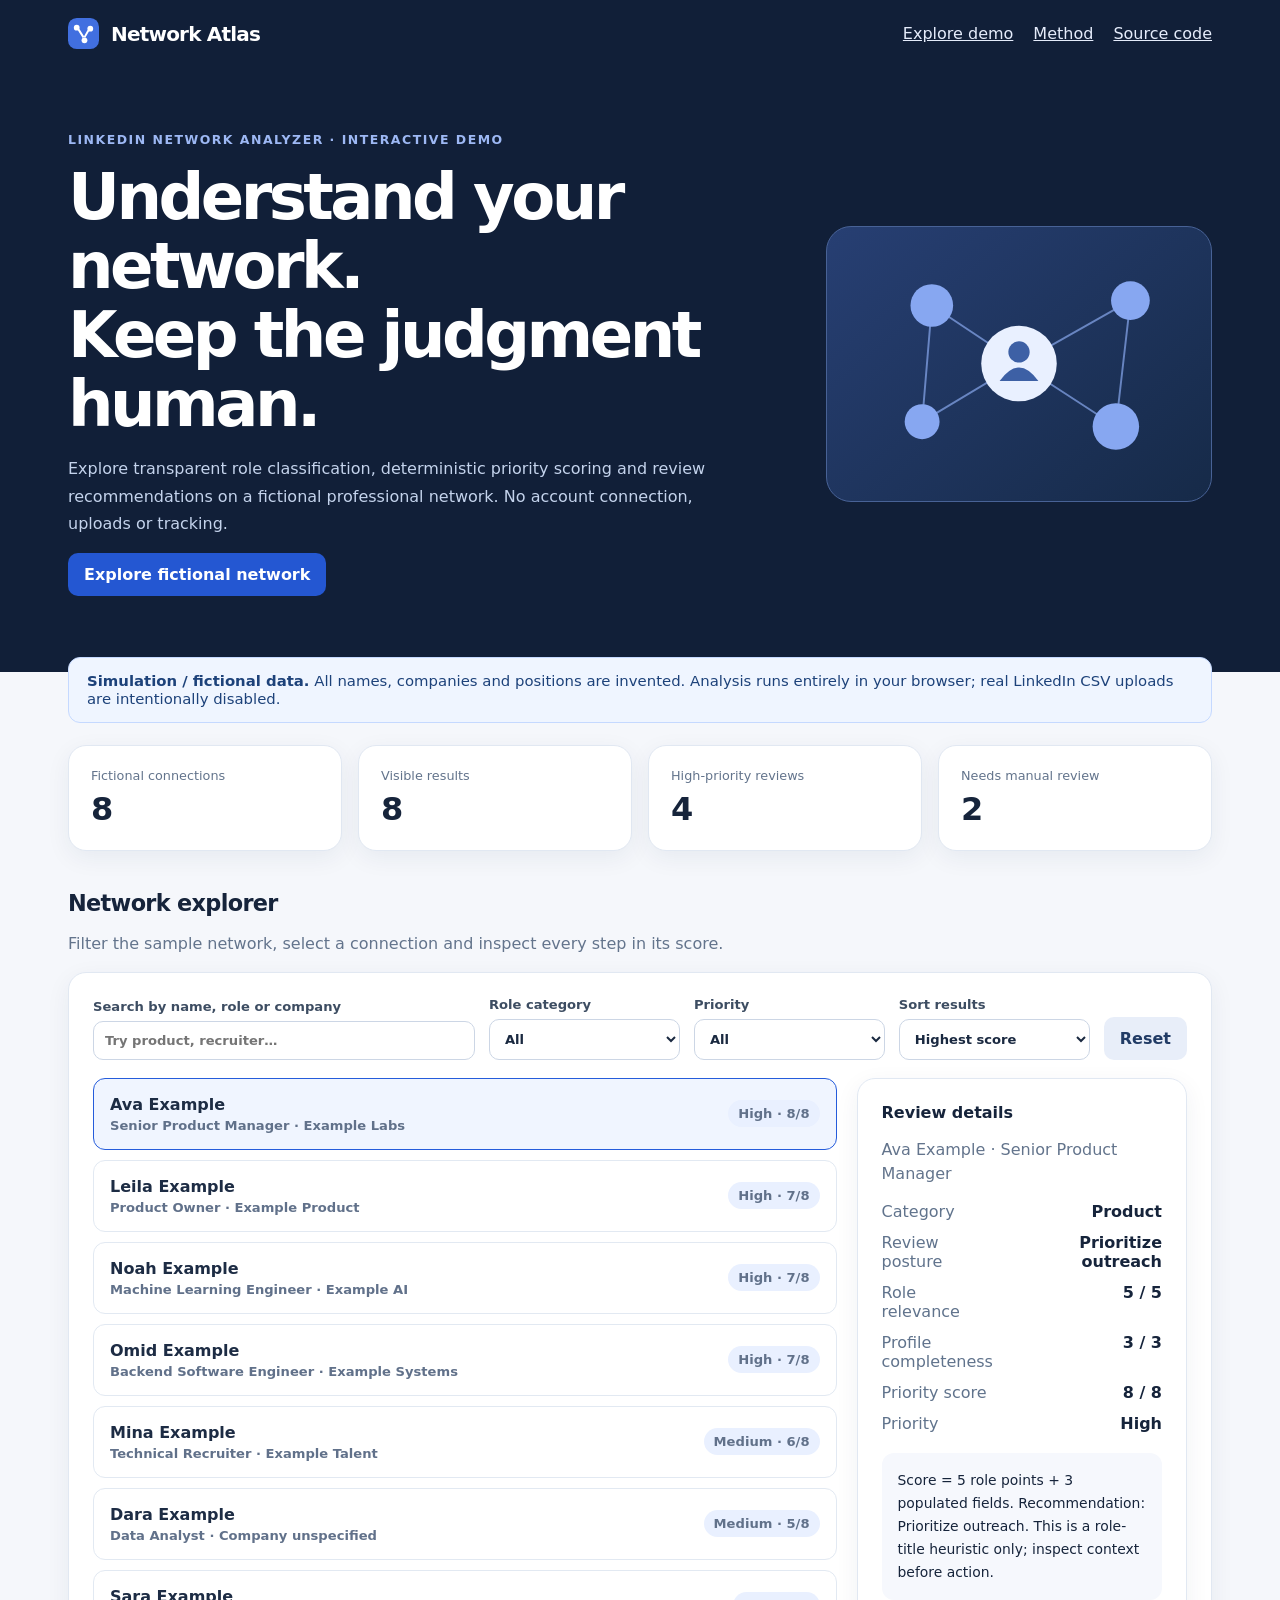
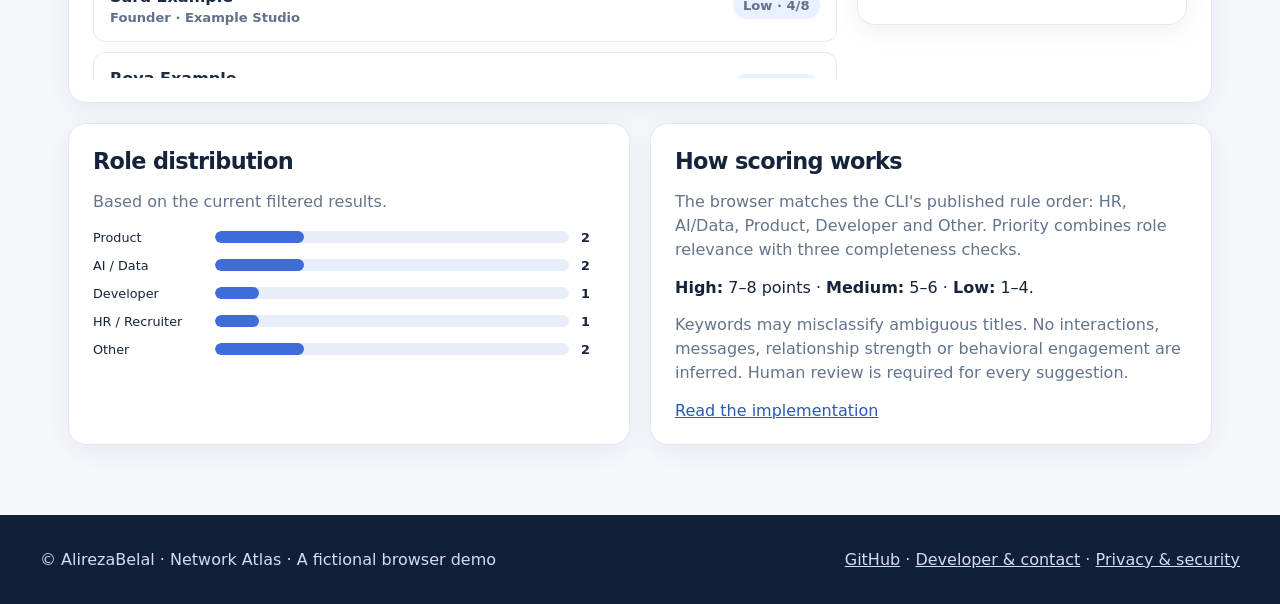
<file: demo/index.html>
<!doctype html>
<html lang="en"><head><meta charset="utf-8"><meta name="viewport" content="width=device-width,initial-scale=1">
<meta name="theme-color" content="#101d34"><meta name="description" content="Explore an explainable, privacy-first professional network analysis using fictional records.">
<title>Network Atlas · LinkedIn Network Analyzer Demo</title><link rel="icon" href="./favicon.svg">
<style>
:root{font-family:Inter,ui-sans-serif,system-ui,-apple-system,"Segoe UI",sans-serif;color:#16243b;background:#f5f7fb;font-synthesis:none}*{box-sizing:border-box}body{margin:0}a{color:#2859b3}a:focus-visible,button:focus-visible,input:focus-visible,select:focus-visible{outline:3px solid #f59e0b;outline-offset:3px}button,input,select{font:inherit}button,select{cursor:pointer}button{border:0;border-radius:10px;padding:12px 16px;background:#2457d2;color:white;font-weight:650}button.secondary{background:#e8eef9;color:#213b65}button:hover{filter:brightness(.95)}header{background:#111f38;color:white}nav{max-width:1200px;margin:auto;padding:18px 28px;display:flex;align-items:center;justify-content:space-between;gap:18px;flex-wrap:wrap}.brand{font-weight:800;letter-spacing:-.04em;font-size:1.25rem;display:flex;align-items:center;gap:12px}nav a{color:#e5ecfb}.navlinks{display:flex;gap:20px;flex-wrap:wrap}.hero{max-width:1200px;margin:auto;padding:65px 28px 76px;display:grid;grid-template-columns:minmax(0,1.3fr) minmax(250px,.7fr);gap:40px;align-items:center}.eyebrow{color:#9db8f4;font-weight:700;letter-spacing:.12em;text-transform:uppercase;font-size:.78rem}h1{font-size:clamp(2.2rem,5vw,4.2rem);line-height:1.08;letter-spacing:-.055em;margin:16px 0}header p{line-height:1.7;color:#c4d3ec;max-width:650px}.hero-art{padding:30px;background:linear-gradient(140deg,#273f73,#162a48);border:1px solid #486296;border-radius:25px;display:grid;place-items:center;min-height:245px}.hero-art svg{width:100%;max-width:310px}main{max-width:1200px;margin:-30px auto 70px;padding:0 28px;position:relative}.notice{background:#eff5ff;border:1px solid #c5d9ff;color:#1d427a;border-radius:12px;padding:14px 18px;margin-bottom:22px;font-size:.93rem}.metrics{display:grid;grid-template-columns:repeat(4,1fr);gap:16px}.metric,.panel{background:white;border:1px solid #e1e8f2;border-radius:18px;box-shadow:0 7px 24px #152c5010}.metric{padding:22px}.metric small{display:block;color:#63748c;font-size:.8rem}.metric strong{font-size:2rem;display:block;margin-top:7px;letter-spacing:-.05em}.section-heading{margin:39px 0 16px}h2{font-size:1.4rem;letter-spacing:-.03em;margin:0 0 6px}h3{font-size:1rem;margin:0}.muted{color:#63748c;line-height:1.5}.panel{padding:24px}.controls{display:grid;grid-template-columns:2fr 1fr 1fr 1fr auto;gap:14px;align-items:end;margin-bottom:18px}label{display:grid;gap:7px;color:#3d4d62;font-size:.82rem;font-weight:700}input,select{border:1px solid #ccd6e5;border-radius:10px;padding:11px;min-width:0;width:100%;background:#fff;color:#1a2940}.workbench{display:grid;grid-template-columns:minmax(0,1.8fr) minmax(260px,.8fr);gap:20px}.records{display:grid;gap:10px;max-height:600px;overflow:auto}.record{text-align:left;display:grid;grid-template-columns:minmax(0,1fr) auto;gap:12px;align-items:center;border:1px solid #e2e9f2;background:white;color:#1d2c44;padding:16px;width:100%;border-radius:12px}.record[aria-pressed=true]{border-color:#255cdb;background:#f0f5ff}.record strong{display:block;margin-bottom:4px}.record span{display:block;font-size:.82rem;color:#61718a}.pill{border-radius:100px;background:#e9f0ff;color:#2d529b;font-size:.75rem;font-weight:750;padding:6px 10px;white-space:nowrap}.detail{position:sticky;top:20px;align-self:start}.detail dl{display:grid;grid-template-columns:1fr auto;gap:12px 8px}.detail dt{color:#60738c}.detail dd{margin:0;text-align:right;font-weight:700}.bar-row{display:grid;grid-template-columns:110px 1fr 24px;gap:12px;align-items:center;margin:13px 0;font-size:.8rem}.bar-track{background:#e7eef8;border-radius:10px;height:12px;overflow:hidden}.bar-fill{height:100%;background:#406cda;border-radius:10px}.explain{margin-top:20px;background:#f6f8fd;padding:16px;border-radius:12px;line-height:1.65;font-size:.87rem}.grid-two{display:grid;grid-template-columns:1fr 1fr;gap:20px;margin-top:20px}.empty{padding:45px 12px;text-align:center;color:#63748c}footer{padding:35px 28px;background:#111f38;color:#d3def0}footer .inner{max-width:1200px;margin:auto;display:flex;justify-content:space-between;gap:20px;flex-wrap:wrap}footer a{color:#d3def0}@media(max-width:950px){.controls{grid-template-columns:repeat(2,minmax(0,1fr))}.workbench,.hero{grid-template-columns:1fr}.metrics{grid-template-columns:repeat(2,1fr)}.detail{position:static}}@media(max-width:540px){main{padding:0 14px}nav{padding:16px}.hero{padding:44px 16px 64px}.hero-art{display:none}.controls,.grid-two{grid-template-columns:1fr}.panel{padding:17px}.metric{padding:16px}.bar-row{grid-template-columns:94px 1fr 20px}.metrics{gap:8px}.metric strong{font-size:1.55rem}}@media(prefers-reduced-motion:reduce){*,*:before,*:after{scroll-behavior:auto!important;transition:none!important}}
</style></head><body>
<header><nav><div class="brand"><svg width="31" height="31" viewBox="0 0 32 32" aria-hidden="true"><rect width="32" height="32" rx="9" fill="#416fe0"/><circle cx="9" cy="10" r="3" fill="white"/><circle cx="23" cy="11" r="3" fill="white"/><circle cx="17" cy="23" r="3" fill="white"/><path d="M11 12l5 8m5-7-4 7" stroke="white" stroke-width="2"/></svg> Network Atlas</div><div class="navlinks"><a href="#explore">Explore demo</a><a href="#method">Method</a><a href="https://github.com/AlirezaBelal/linkedin-network-analyzer">Source code</a></div></nav>
<section class="hero"><div><div class="eyebrow">LinkedIn Network Analyzer · Interactive demo</div><h1>Understand your network.<br>Keep the judgment human.</h1><p>Explore transparent role classification, deterministic priority scoring and review recommendations on a fictional professional network. No account connection, uploads or tracking.</p><a href="#explore"><button type="button">Explore fictional network</button></a></div><div class="hero-art" aria-hidden="true"><svg viewBox="0 0 320 220"><g stroke="#88a8ed" stroke-width="2" opacity=".7"><path d="M160 110L70 50M160 110L275 45M160 110L60 170M160 110L260 175M70 50L60 170M275 45L260 175"/></g><g fill="#87a7f1"><circle cx="70" cy="50" r="22"/><circle cx="275" cy="45" r="20"/><circle cx="60" cy="170" r="18"/><circle cx="260" cy="175" r="24"/></g><circle cx="160" cy="110" r="39" fill="#e9f0ff"/><circle cx="160" cy="98" r="11" fill="#3d60a5"/><path d="M140 128q20-28 40 0" fill="#3d60a5"/></svg></div></section></header>
<main><p class="notice" role="note"><strong>Simulation / fictional data.</strong> All names, companies and positions are invented. Analysis runs entirely in your browser; real LinkedIn CSV uploads are intentionally disabled.</p>
<div class="metrics" aria-label="Network summary"><div class="metric"><small>Fictional connections</small><strong id="total">—</strong></div><div class="metric"><small>Visible results</small><strong id="visible">—</strong></div><div class="metric"><small>High-priority reviews</small><strong id="high">—</strong></div><div class="metric"><small>Needs manual review</small><strong id="manual">—</strong></div></div>
<div id="explore" class="section-heading"><h2>Network explorer</h2><p class="muted">Filter the sample network, select a connection and inspect every step in its score.</p></div>
<section class="panel"><div class="controls"><label>Search by name, role or company<input id="search" type="search" placeholder="Try product, recruiter…" maxlength="80"></label><label>Role category<select id="category"><option>All</option><option>Product</option><option>AI / Data</option><option>Developer</option><option>HR / Recruiter</option><option>Other</option></select></label><label>Priority<select id="priority"><option>All</option><option>High</option><option>Medium</option><option>Low</option></select></label><label>Sort results<select id="sort"><option value="score">Highest score</option><option value="name">Name A–Z</option><option value="category">Role category</option></select></label><button class="secondary" id="reset" type="button">Reset</button></div>
<div class="workbench"><div><div id="records" class="records" aria-live="polite"></div><p id="empty" class="empty" hidden>No fictional connections match these filters. Try resetting.</p></div><aside class="panel detail" aria-label="Selected connection analysis"><h3>Review details</h3><p class="muted" id="selected">Select a connection to inspect its analysis.</p><dl id="details"></dl><div id="explanation" class="explain">Category relevance (1–5) + presence of Company, Position and URL (0–3). Scores are not engagement measurements.</div></aside></div></section>
<div class="grid-two"><section class="panel"><h2>Role distribution</h2><p class="muted">Based on the current filtered results.</p><div id="chart" role="img" aria-label="Category distribution as horizontal bars"></div></section><section id="method" class="panel"><h2>How scoring works</h2><p class="muted">The browser matches the CLI's published rule order: HR, AI/Data, Product, Developer and Other. Priority combines role relevance with three completeness checks.</p><p><strong>High:</strong> 7–8 points · <strong>Medium:</strong> 5–6 · <strong>Low:</strong> 1–4.</p><p class="muted">Keywords may misclassify ambiguous titles. No interactions, messages, relationship strength or behavioral engagement are inferred. Human review is required for every suggestion.</p><a href="https://github.com/AlirezaBelal/linkedin-network-analyzer#decision-semantics">Read the implementation</a></section></div>
</main><footer><div class="inner"><span>© AlirezaBelal · Network Atlas · A fictional browser demo</span><span><a href="https://github.com/AlirezaBelal/linkedin-network-analyzer">GitHub</a> · <a href="https://github.com/AlirezaBelal">Developer & contact</a> · <a href="https://github.com/AlirezaBelal/linkedin-network-analyzer/blob/master/SECURITY.md">Privacy & security</a></span></div></footer>
<script type="module">
import {samples,analyze,filterSort,categories} from "./logic.mjs";
const el=id=>document.getElementById(id);const all=samples.map(analyze);let selected=all[0].name;
function node(tag,className,text){const n=document.createElement(tag);if(className)n.className=className;if(text!==undefined)n.textContent=text;return n}
function render(){
 const params={query:el("search").value,category:el("category").value,priority:el("priority").value,sort:el("sort").value};const rows=filterSort(samples,params);
 el("total").textContent=all.length;el("visible").textContent=rows.length;el("high").textContent=all.filter(r=>r.priority==="High").length;el("manual").textContent=all.filter(r=>r.category==="Other").length;
 const holder=el("records");holder.replaceChildren();el("empty").hidden=rows.length>0;if(!rows.some(r=>r.name===selected))selected=rows[0]?.name??"";
 rows.forEach(r=>{const b=node("button","record");b.type="button";b.setAttribute("aria-pressed",String(r.name===selected));const left=node("div");left.append(node("strong","",r.name),node("span","",r.position+" · "+(r.company||"Company unspecified")));b.append(left,node("span","pill",r.priority+" · "+r.score+"/8"));b.addEventListener("click",()=>{selected=r.name;render()});holder.append(b)});
 const r=rows.find(x=>x.name===selected);el("selected").textContent=r?r.name+" · "+r.position:"No connection selected";
 const details=el("details");details.replaceChildren();
 if(r){for(const [key,value] of [["Category",r.category],["Review posture",r.recommendation],["Role relevance",String(r.score-r.completeness)+" / 5"],["Profile completeness",String(r.completeness)+" / 3"],["Priority score",String(r.score)+" / 8"],["Priority",r.priority]]){details.append(node("dt","",key),node("dd","",value))}el("explanation").textContent="Score = "+(r.score-r.completeness)+" role points + "+r.completeness+" populated fields. Recommendation: "+r.recommendation+". This is a role-title heuristic only; inspect context before action."}else el("explanation").textContent="Reset filters to inspect a fictional record.";
 const chart=el("chart");chart.replaceChildren();categories.forEach(c=>{const count=rows.filter(r=>r.category===c).length;const bar=node("div","bar-row"),label=node("span","",c),track=node("div","bar-track"),fill=node("div","bar-fill");fill.style.width=(rows.length?100*count/rows.length:0)+"%";track.append(fill);bar.append(label,track,node("strong","",String(count)));chart.append(bar)});chart.setAttribute("aria-label",categories.map(c=>c+": "+rows.filter(r=>r.category===c).length).join(", "));
}
["search","category","priority","sort"].forEach(id=>el(id).addEventListener(id==="search"?"input":"change",render));el("reset").addEventListener("click",()=>{el("search").value="";el("category").value="All";el("priority").value="All";el("sort").value="score";selected=all[0].name;render()});render();
</script></body></html>
</file>
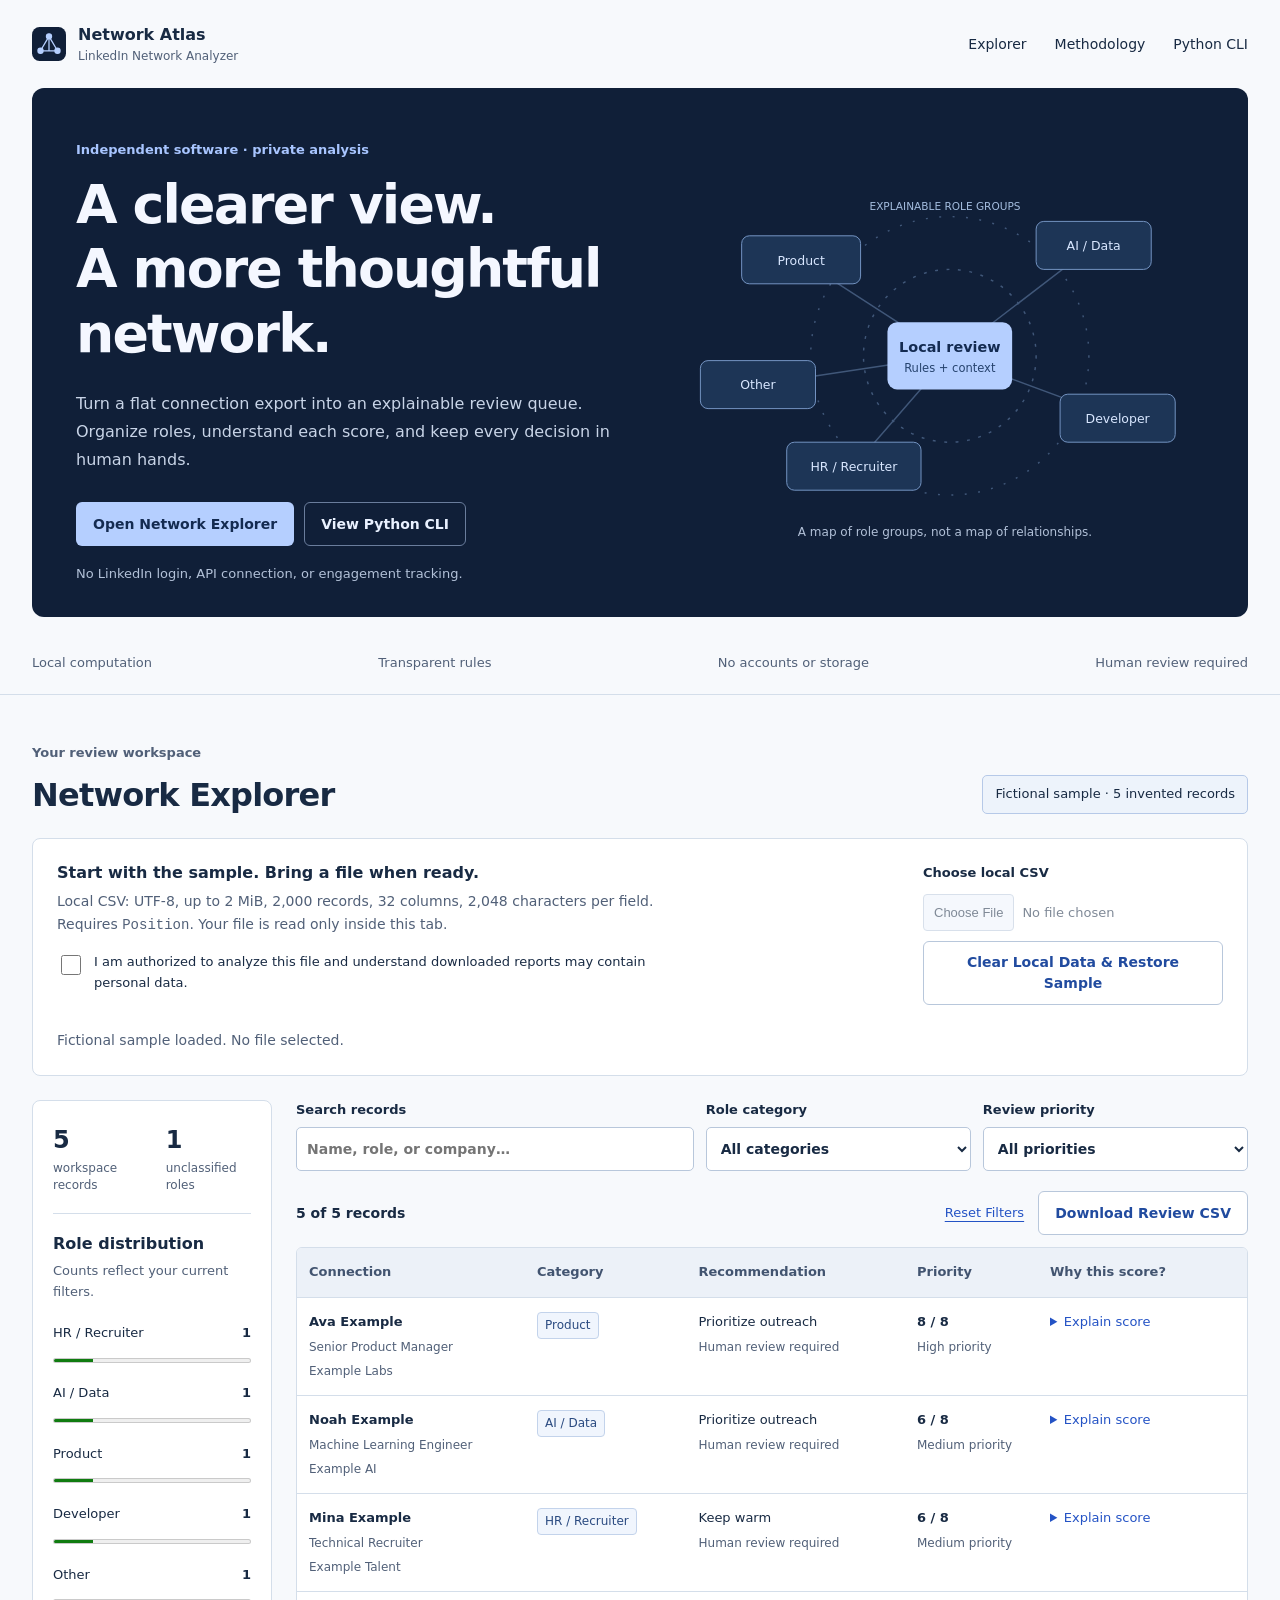
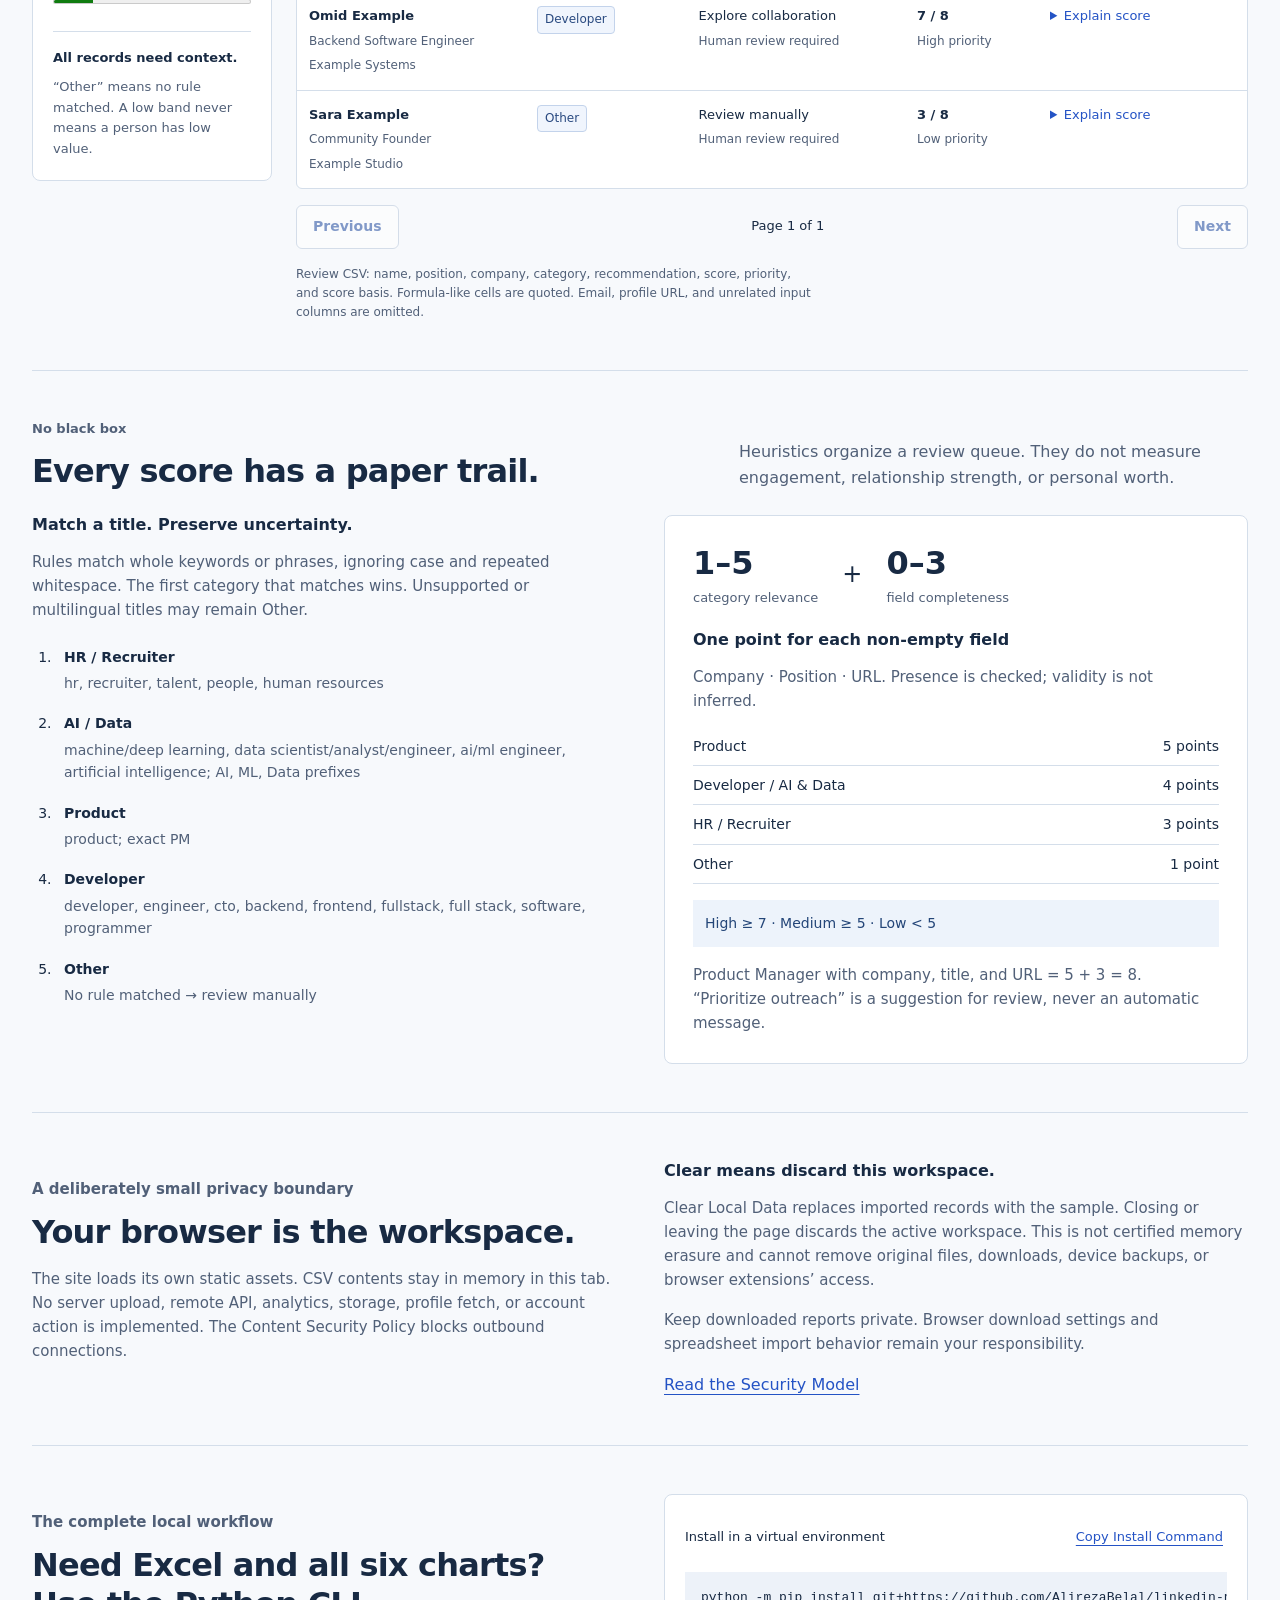
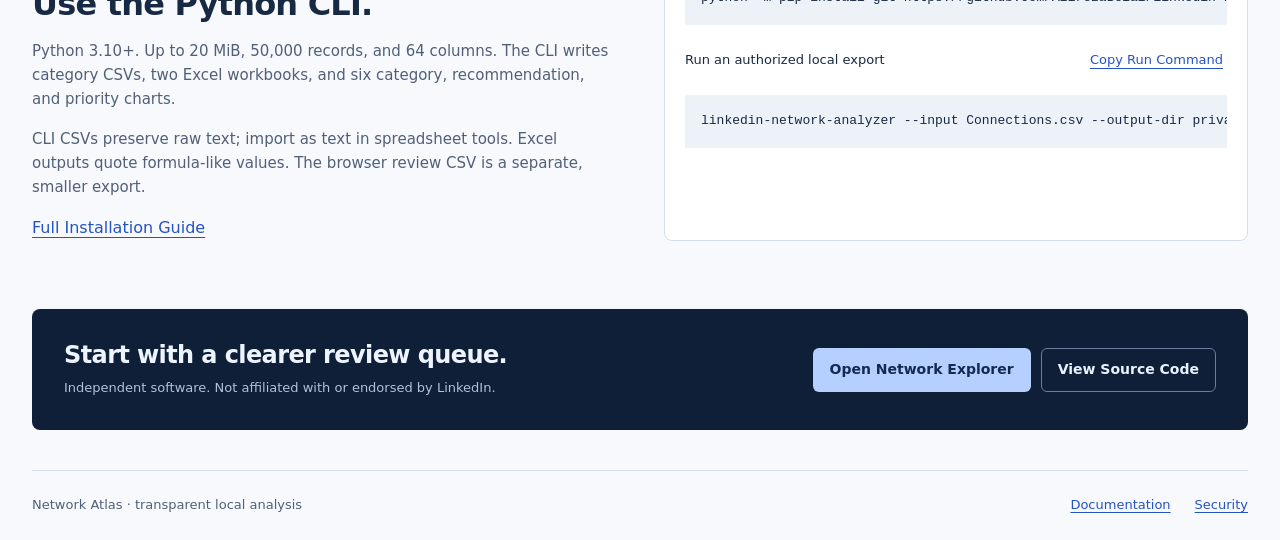
<file: docs/index.html>
<!doctype html>
<html lang="en"><head><meta charset="utf-8"><meta name="viewport" content="width=device-width,initial-scale=1"><meta name="referrer" content="no-referrer">
<meta http-equiv="Content-Security-Policy" content="default-src 'none'; style-src 'self'; script-src 'self'; img-src 'self'; connect-src 'none'; form-action 'none'; base-uri 'none'; object-src 'none'">
<title>Network Atlas — Local, Explainable Network Review</title><meta name="description" content="Organize an authorized connection export in your browser or Python CLI. Transparent rules, explainable review scores, no LinkedIn connection."><link rel="canonical" href="https://alirezabelal.github.io/linkedin-network-analyzer/"><meta property="og:title" content="Network Atlas"><meta property="og:description" content="A clear review queue. A private workspace. Transparent rules."><meta property="og:type" content="website"><meta name="theme-color" content="#101f38"><link rel="icon" href="./favicon.svg" type="image/svg+xml"><link rel="stylesheet" href="./style.css"><script src="./app.js" defer></script></head>
<body><a class="skip" href="#workspace">Skip to Network Explorer</a><header class="topbar shell"><a class="brand" href="#top"><img src="./favicon.svg" width="34" height="34" alt=""><span>Network Atlas<small>LinkedIn Network Analyzer</small></span></a><nav aria-label="Primary"><a href="#workspace">Explorer</a><a href="#method">Methodology</a><a href="#install">Python CLI</a></nav></header>
<main id="top"><section class="hero shell" aria-labelledby="page-title"><div><p class="kicker">Independent software · private analysis</p><h1 id="page-title">A clearer view.<br>A more thoughtful network.</h1><p class="lede">Turn a flat connection export into an explainable review queue. Organize roles, understand each score, and keep every decision in human hands.</p><div class="actions"><a class="button primary" href="#workspace">Open Network Explorer</a><a class="button inverse" href="https://github.com/AlirezaBelal/linkedin-network-analyzer">View Python CLI</a></div><p class="hero-note">No LinkedIn login, API connection, or engagement tracking.</p></div><figure class="atlas"><img src="./atlas.svg" width="540" height="350" alt="Five rule-based role groups around a local review workspace; schematic, not a relationship graph."><figcaption>A map of role groups, not a map of relationships.</figcaption></figure></section>
<div class="trust"><div class="shell trust-inner"><span>Local computation</span><span>Transparent rules</span><span>No accounts or storage</span><span>Human review required</span></div></div>
<section id="workspace" class="workspace shell" aria-labelledby="workspace-title" tabindex="-1"><div class="section-head"><div><p class="kicker">Your review workspace</p><h2 id="workspace-title">Network Explorer</h2></div><span class="status" id="dataset-label">Fictional sample · 5 invented records</span></div><noscript><p class="notice">JavaScript is required for the explorer. Use the Python CLI below instead.</p></noscript>
<div class="local-panel"><div><h3>Start with the sample. Bring a file when ready.</h3><p>Local CSV: UTF-8, up to 2 MiB, 2,000 records, 32 columns, 2,048 characters per field. Requires <code>Position</code>. Your file is read only inside this tab.</p><label class="consent"><input id="consent" type="checkbox"> I am authorized to analyze this file and understand downloaded reports may contain personal data.</label></div><div class="file-actions"><label for="local-file">Choose local CSV</label><input id="local-file" type="file" accept=".csv,text/csv" disabled aria-describedby="file-state"><button id="restore" class="button quiet" type="button">Clear Local Data &amp; Restore Sample</button></div><p id="file-state" class="file-state" role="status" aria-live="polite">Fictional sample loaded. No file selected.</p><p id="file-error" class="error" tabindex="-1" role="alert" hidden></p></div>
<div class="workspace-grid"><aside class="overview" aria-label="Filtered role distribution"><div class="stat-line"><div><strong id="total-count">5</strong><span>workspace records</span></div><div><strong id="review-count">1</strong><span>unclassified roles</span></div></div><h3>Role distribution</h3><p>Counts reflect your current filters.</p><ul id="distribution" class="distribution"></ul><div class="side-note"><strong>All records need context.</strong><p>“Other” means no rule matched. A low band never means a person has low value.</p></div></aside>
<div class="results"><div class="controls"><label for="search">Search records<input id="search" name="search" type="search" maxlength="120" autocomplete="off" placeholder="Name, role, or company…"></label><label for="category">Role category<select id="category" name="category"><option value="all">All categories</option></select></label><label for="priority">Review priority<select id="priority" name="priority"><option value="all">All priorities</option><option>High</option><option>Medium</option><option>Low</option></select></label></div>
<div class="result-toolbar"><h3 id="results-heading" tabindex="-1"><span id="result-count" role="status" aria-live="polite">5 records</span></h3><div class="actions"><button id="reset" class="text-button" type="button">Reset Filters</button><button id="export" class="button quiet" type="button">Download Review CSV</button></div></div>
<div class="table-wrap" tabindex="0" role="region" aria-label="Network review results; scroll horizontally if needed"><table><caption class="sr-only">Role categories, recommendations, and score explanations. No profile URLs are opened.</caption><thead><tr><th scope="col">Connection</th><th scope="col">Category</th><th scope="col">Recommendation</th><th scope="col">Priority</th><th scope="col">Why this score?</th></tr></thead><tbody id="records"></tbody></table></div>
<div id="empty" class="empty" hidden><h3>No records match these filters.</h3><p>Try a broader search or clear the category and priority selections.</p><button id="empty-reset" class="button quiet" type="button">Clear Filters</button></div><div class="pagination"><button id="prev" class="button quiet" type="button">Previous</button><span id="page-count">Page 1 of 1</span><button id="next" class="button quiet" type="button">Next</button></div><p class="caption">Review CSV: name, position, company, category, recommendation, score, priority, and score basis. Formula-like cells are quoted. Email, profile URL, and unrelated input columns are omitted.</p></div></div></section>
<section id="method" class="method shell"><div class="section-head"><div><p class="kicker">No black box</p><h2>Every score has a paper trail.</h2></div><p>Heuristics organize a review queue. They do not measure engagement, relationship strength, or personal worth.</p></div><div class="method-grid"><div><h3>Match a title. Preserve uncertainty.</h3><p>Rules match whole keywords or phrases, ignoring case and repeated whitespace. The first category that matches wins. Unsupported or multilingual titles may remain Other.</p><ol class="rule-order"><li><strong>HR / Recruiter</strong><span>hr, recruiter, talent, people, human resources</span></li><li><strong>AI / Data</strong><span>machine/deep learning, data scientist/analyst/engineer, ai/ml engineer, artificial intelligence; AI, ML, Data prefixes</span></li><li><strong>Product</strong><span>product; exact PM</span></li><li><strong>Developer</strong><span>developer, engineer, cto, backend, frontend, fullstack, full stack, software, programmer</span></li><li><strong>Other</strong><span>No rule matched → review manually</span></li></ol></div><div class="score-panel"><p class="formula"><span>1–5<small>category relevance</small></span><b>+</b><span>0–3<small>field completeness</small></span></p><h3>One point for each non-empty field</h3><p>Company · Position · URL. Presence is checked; validity is not inferred.</p><dl><div><dt>Product</dt><dd>5 points</dd></div><div><dt>Developer / AI &amp; Data</dt><dd>4 points</dd></div><div><dt>HR / Recruiter</dt><dd>3 points</dd></div><div><dt>Other</dt><dd>1 point</dd></div></dl><p class="bands">High ≥ 7 · Medium ≥ 5 · Low &lt; 5</p><p>Product Manager with company, title, and URL = 5 + 3 = 8. “Prioritize outreach” is a suggestion for review, never an automatic message.</p></div></div></section>
<section id="privacy" class="privacy shell"><div><p class="kicker">A deliberately small privacy boundary</p><h2>Your browser is the workspace.</h2><p>The site loads its own static assets. CSV contents stay in memory in this tab. No server upload, remote API, analytics, storage, profile fetch, or account action is implemented. The Content Security Policy blocks outbound connections.</p></div><div><h3>Clear means discard this workspace.</h3><p>Clear Local Data replaces imported records with the sample. Closing or leaving the page discards the active workspace. This is not certified memory erasure and cannot remove original files, downloads, device backups, or browser extensions’ access.</p><p>Keep downloaded reports private. Browser download settings and spreadsheet import behavior remain your responsibility.</p><a href="https://github.com/AlirezaBelal/linkedin-network-analyzer/blob/master/SECURITY.md">Read the Security Model</a></div></section>
<section id="install" class="install shell"><div><p class="kicker">The complete local workflow</p><h2>Need Excel and all six charts?<br>Use the Python CLI.</h2><p>Python 3.10+. Up to 20 MiB, 50,000 records, and 64 columns. The CLI writes category CSVs, two Excel workbooks, and six category, recommendation, and priority charts.</p><p>CLI CSVs preserve raw text; import as text in spreadsheet tools. Excel outputs quote formula-like values. The browser review CSV is a separate, smaller export.</p><a href="https://github.com/AlirezaBelal/linkedin-network-analyzer#quick-start">Full Installation Guide</a></div><div class="commands"><div><span>Install in a virtual environment</span><button type="button" data-copy="install-command" class="text-button">Copy Install Command</button></div><pre tabindex="0" role="region" aria-label="Installation command; scroll horizontally if needed"><code id="install-command">python -m pip install git+https://github.com/AlirezaBelal/linkedin-network-analyzer.git</code></pre><div><span>Run an authorized local export</span><button type="button" data-copy="run-command" class="text-button">Copy Run Command</button></div><pre tabindex="0" role="region" aria-label="Run command; scroll horizontally if needed"><code id="run-command">linkedin-network-analyzer --input Connections.csv --output-dir private-output --step all</code></pre><p id="copy-state" role="status" aria-live="polite"></p></div></section>
<section class="final shell"><div><h2>Start with a clearer review queue.</h2><p>Independent software. Not affiliated with or endorsed by LinkedIn.</p></div><div class="actions"><a class="button primary" href="#workspace">Open Network Explorer</a><a class="button inverse" href="https://github.com/AlirezaBelal/linkedin-network-analyzer">View Source Code</a></div></section></main>
<footer class="shell"><span>Network Atlas · transparent local analysis</span><a href="https://github.com/AlirezaBelal/linkedin-network-analyzer/blob/master/README.md">Documentation</a><a href="https://github.com/AlirezaBelal/linkedin-network-analyzer/blob/master/SECURITY.md">Security</a></footer></body></html>
</file>
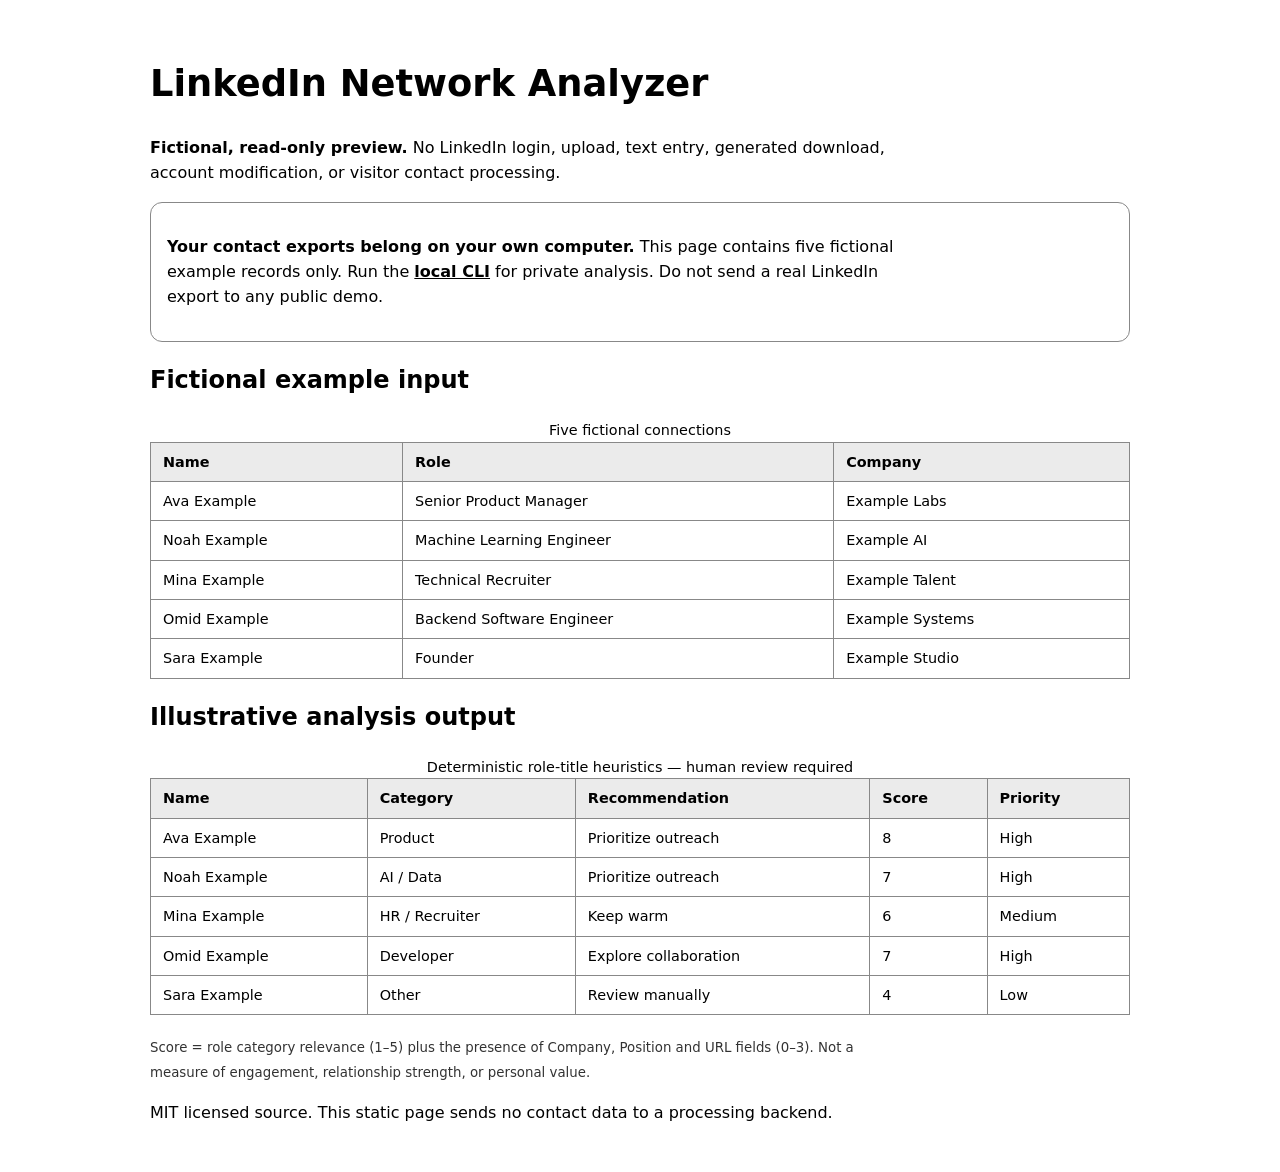
<file: hf-space/index.html>
<!doctype html>
<html lang="en">
<head>
<meta charset="utf-8">
<meta name="viewport" content="width=device-width,initial-scale=1">
<meta http-equiv="Content-Security-Policy" content="default-src 'none'; style-src 'unsafe-inline'; img-src 'none'; font-src 'none'; connect-src 'none'; form-action 'none'; base-uri 'none'">
<title>LinkedIn Network Analyzer — Synthetic Preview</title>
<style>
:root{color-scheme:light dark;font-family:system-ui,Arial,sans-serif}
body{max-width:980px;margin:0 auto;padding:30px 18px;line-height:1.55}
h1{font-size:clamp(1.5rem,3vw,2.3rem)}
p{max-width:75ch}
.notice{border:1px solid #888;border-radius:12px;padding:16px}
.table-wrap{max-width:100%;overflow-x:auto;margin-block:20px}
table{width:100%;border-collapse:collapse;font-size:.9rem}
th,td{border:1px solid #888;padding:8px 12px;text-align:left;white-space:nowrap}
th{background:rgba(120,120,120,.15)}
a{color:inherit;text-decoration:underline;font-weight:bold}
small{opacity:.8}
</style>
</head>
<body>
<header>
<h1>LinkedIn Network Analyzer</h1>
<p><strong>Fictional, read-only preview.</strong> No LinkedIn login, upload, text entry,
generated download, account modification, or visitor contact processing.</p>
</header>
<main>
<section class="notice" aria-label="Privacy">
<p><strong>Your contact exports belong on your own computer.</strong>
This page contains five fictional example records only.
Run the <a href="https://github.com/AlirezaBelal/linkedin-network-analyzer" rel="noopener noreferrer">local CLI</a>
for private analysis. Do not send a real LinkedIn export to any public demo.</p>
</section>
<h2>Fictional example input</h2>
<div class="table-wrap">
<table id="synthetic-input">
<caption>Five fictional connections</caption>
<thead><tr><th scope="col">Name</th><th scope="col">Role</th><th scope="col">Company</th></tr></thead>
<tbody>
<tr><td>Ava Example</td><td>Senior Product Manager</td><td>Example Labs</td></tr>
<tr><td>Noah Example</td><td>Machine Learning Engineer</td><td>Example AI</td></tr>
<tr><td>Mina Example</td><td>Technical Recruiter</td><td>Example Talent</td></tr>
<tr><td>Omid Example</td><td>Backend Software Engineer</td><td>Example Systems</td></tr>
<tr><td>Sara Example</td><td>Founder</td><td>Example Studio</td></tr>
</tbody></table></div>
<h2>Illustrative analysis output</h2>
<div class="table-wrap">
<table id="synthetic-analysis">
<caption>Deterministic role-title heuristics — human review required</caption>
<thead><tr><th scope="col">Name</th><th scope="col">Category</th><th scope="col">Recommendation</th><th scope="col">Score</th><th scope="col">Priority</th></tr></thead>
<tbody>
<tr><td>Ava Example</td><td>Product</td><td>Prioritize outreach</td><td>8</td><td>High</td></tr>
<tr><td>Noah Example</td><td>AI / Data</td><td>Prioritize outreach</td><td>7</td><td>High</td></tr>
<tr><td>Mina Example</td><td>HR / Recruiter</td><td>Keep warm</td><td>6</td><td>Medium</td></tr>
<tr><td>Omid Example</td><td>Developer</td><td>Explore collaboration</td><td>7</td><td>High</td></tr>
<tr><td>Sara Example</td><td>Other</td><td>Review manually</td><td>4</td><td>Low</td></tr>
</tbody></table></div>
<p><small>Score = role category relevance (1–5) plus the presence of
Company, Position and URL fields (0–3). Not a measure of engagement,
relationship strength, or personal value.</small></p>
</main>
<footer><p>MIT licensed source. This static page sends no contact data to a processing backend.</p></footer>
</body>
</html>
</file>
<file: docs/style.css>
:root{color-scheme:light;--navy:#101f38;--ink:#182a43;--muted:#516078;--line:#d4deea;--blue:#2453c5;--pale:#edf3fb;--paper:#f7f9fc;font:100%/1.6 -apple-system,BlinkMacSystemFont,"Segoe UI",system-ui,sans-serif}*{box-sizing:border-box}body{margin:0;color:var(--ink);background:var(--paper)}a{color:var(--blue);text-underline-offset:.25em}a:hover{text-decoration-thickness:2px}button,input,select{font:inherit;color:inherit}button,a,input,select,summary{touch-action:manipulation}button,summary{cursor:pointer}button:disabled,input:disabled{opacity:.55;cursor:not-allowed}button:focus-visible,a:focus-visible,input:focus-visible,select:focus-visible,summary:focus-visible,[tabindex]:focus-visible{outline:3px solid #bf6b09;outline-offset:4px}h1,h2,h3,p,figure{margin:0}p+p{margin-top:1rem}h1,h2,h3{text-wrap:balance;line-height:1.2}h1{font-size:clamp(2.125rem,4.2vw,3.375rem);font-weight:600;letter-spacing:-.035em}h2{font-size:clamp(1.5rem,2.7vw,2rem);font-weight:600;letter-spacing:-.025em}h3{font-size:1rem;font-weight:650}p{max-width:68ch}small{font-size:.75rem}.shell{width:min(1248px,calc(100% - 64px));margin-inline:auto}.topbar{min-height:88px;display:flex;align-items:center;justify-content:space-between;gap:24px}.brand{display:flex;gap:12px;align-items:center;color:var(--ink);text-decoration:none;font-weight:650}.brand small{display:block;font-weight:400;color:var(--muted)}nav{display:flex;gap:28px;font-size:.875rem}nav a{color:var(--ink);text-decoration:none}.hero{background:var(--navy);color:#f4f7ff;padding:52px 44px 32px;display:grid;grid-template-columns:1.1fr 1fr;gap:40px;align-items:center;border-radius:12px}.kicker{font-size:.8125rem;color:var(--muted);font-weight:600;margin-bottom:12px}.hero .kicker{color:#a8c5ff}.lede{font-size:1rem;color:#c8d4e7;line-height:1.75;margin-top:24px}.actions{display:flex;flex-wrap:wrap;gap:10px;align-items:center}.hero .actions{margin-top:28px}.button{display:inline-flex;min-height:44px;padding:10px 16px;border:1px solid transparent;border-radius:6px;text-decoration:none;font-size:.875rem;font-weight:600;align-items:center;justify-content:center;line-height:1.5}.primary{background:#b5cfff;color:#142b51}.primary:hover{background:#d2e1ff}.inverse{color:#e9f1ff;border-color:#6a7d9c;background:transparent}.inverse:hover{background:#253a5b}.quiet{background:#fff;border-color:#b8c7db;color:#214b9f}.quiet:hover{background:#edf3fb}.hero-note{font-size:.8125rem;color:#b2c1d8;margin-top:18px}.atlas{min-width:0}.atlas img{display:block;width:100%;height:auto}.atlas figcaption{color:#b2c1d8;text-align:center;font-size:.75rem;margin-top:4px}.trust{border-bottom:1px solid var(--line);margin-top:24px}.trust-inner{display:flex;justify-content:space-between;gap:12px;flex-wrap:wrap;padding:12px 0 20px;font-size:.8125rem;color:var(--muted)}section[id]{scroll-margin-top:24px}.workspace{padding-block:48px}.section-head{display:flex;justify-content:space-between;gap:24px;align-items:end;margin-bottom:24px}.section-head>p{max-width:50ch;color:var(--muted)}.status{border:1px solid #b6c9e8;background:var(--pale);border-radius:5px;padding:8px 12px;font-size:.8125rem}.local-panel{display:grid;grid-template-columns:minmax(0,1fr) 300px;gap:16px 32px;padding:24px;border:1px solid var(--line);background:#fff;border-radius:8px;margin-bottom:24px}.local-panel p{font-size:.875rem;color:var(--muted);margin-top:8px}.consent{display:flex;align-items:start;gap:10px;margin-top:16px;max-width:76ch;font-size:.8125rem;cursor:pointer}.consent input{width:20px;height:20px;flex:none;accent-color:var(--blue)}.file-actions{display:flex;flex-direction:column;gap:10px;justify-content:center;font-size:.8125rem;min-width:0}.file-actions>label{font-weight:650}.file-actions input{width:100%;font-size:.8125rem}.file-actions input::file-selector-button{padding:10px;border:1px solid #b8c7db;border-radius:4px;background:var(--pale);color:var(--ink);margin-right:8px}.file-state,.error{grid-column:1/-1}.error{padding:12px;background:#fff0ed;color:#8b2e18!important;border:1px solid #c76c51;border-radius:4px}.workspace-grid{display:grid;grid-template-columns:240px minmax(0,1fr);gap:24px}.overview{padding:20px;border:1px solid var(--line);border-radius:8px;background:#fff;align-self:start}.stat-line{display:flex;gap:20px;padding-bottom:20px;border-bottom:1px solid var(--line);margin-bottom:20px}.stat-line strong{font-size:1.5rem;font-weight:600;display:block}.stat-line span{display:block;font-size:.75rem;color:var(--muted);line-height:1.4}.overview p{font-size:.8125rem;color:var(--muted);margin-top:8px}.distribution{list-style:none;padding:0;margin:20px 0}.distribution li{margin-bottom:14px}.distribution li>div{display:flex;justify-content:space-between;gap:8px;font-size:.8125rem}.distribution strong{font-weight:600}meter{width:100%;height:10px;accent-color:var(--blue)}.side-note{border-top:1px solid var(--line);padding-top:16px;font-size:.8125rem}.results{min-width:0}.controls{display:grid;grid-template-columns:1.5fr 1fr 1fr;gap:12px}.controls label{font-size:.8125rem;font-weight:600}.controls input,.controls select{display:block;width:100%;min-height:44px;margin-top:6px;border:1px solid #b8c7db;border-radius:5px;background:#fff;padding:8px 10px;font-size:.875rem}.result-toolbar{display:flex;gap:16px;justify-content:space-between;align-items:center;margin:20px 0 12px}.result-toolbar h3{font-size:.875rem;font-weight:600}.text-button{background:none;border:0;text-decoration:underline;text-underline-offset:4px;color:var(--blue);min-height:44px;padding:8px 4px;font-size:.8125rem}.text-button:hover{color:#153478}.table-wrap{overflow-x:auto;border:1px solid var(--line);border-radius:6px;background:#fff}table{border-collapse:collapse;width:100%;min-width:760px;text-align:left;font-size:.8125rem;table-layout:fixed}th{background:#ecf1f8;color:#425470;font-weight:600}th,td{padding:14px 12px;border-bottom:1px solid var(--line);vertical-align:top;overflow-wrap:anywhere}th:first-child{width:24%}th:nth-child(2){width:17%}th:nth-child(3){width:23%}th:nth-child(4){width:14%}th:last-child{width:22%}tr:last-child td{border-bottom:0}.sub{display:block;margin-top:5px;font-size:.75rem;color:var(--muted)}.badge{display:inline-block;border:1px solid #c3d3eb;background:#f0f5fd;color:#2a4a80;padding:3px 7px;border-radius:4px;font-size:.75rem}details summary{color:var(--blue);min-height:30px}details li{margin-top:8px}details ul{padding-left:16px;font-size:.75rem}.score{font-weight:650;font-variant-numeric:tabular-nums}.pagination{display:flex;justify-content:space-between;align-items:center;gap:12px;margin:16px 0;font-size:.8125rem}.caption{font-size:.75rem;color:var(--muted)}.empty{padding:28px;text-align:center;border:1px solid var(--line);background:#fff;margin-top:12px}.empty p{margin:12px auto}.method,.privacy,.install{padding-block:48px;border-top:1px solid var(--line)}.method-grid{display:grid;grid-template-columns:1fr 1fr;gap:48px}.method-grid>div>p{font-size:.9375rem;color:var(--muted);margin-top:16px}.rule-order{padding-left:24px;margin-top:24px}.rule-order li{padding-left:8px;margin-bottom:18px;font-size:.875rem}.rule-order span{display:block;color:var(--muted);margin-top:4px}.score-panel{border:1px solid var(--line);border-radius:8px;background:#fff;padding:28px}.formula{display:flex;align-items:center;gap:24px;margin:0 0 24px!important;color:var(--ink)!important}.formula span{font-size:2rem;font-weight:600;line-height:1.2}.formula small{display:block;color:var(--muted);font-weight:400;margin-top:8px;font-size:.8125rem}.formula b{font-weight:400;font-size:1.5rem}dl{font-size:.875rem}dl>div{display:flex;justify-content:space-between;gap:12px;border-bottom:1px solid var(--line);padding:8px 0}dd{margin:0}.bands{padding:12px;background:var(--pale);font-size:.875rem!important;color:#234578!important}.privacy{display:grid;grid-template-columns:1fr 1fr;gap:48px}.privacy p,.install p{margin-top:16px;color:var(--muted);font-size:.9375rem}.privacy a,.install a{display:inline-block;margin-top:16px}.install{display:grid;grid-template-columns:1fr 1fr;gap:48px}.commands{min-width:0;border:1px solid var(--line);background:#fff;border-radius:8px;padding:20px;font-size:.8125rem}.commands>div{display:flex;align-items:center;justify-content:space-between;gap:8px}.commands pre{overflow:auto;background:#edf2f9;padding:16px;font-size:.8125rem}.commands code{font-family:ui-monospace,Consolas,monospace}.final{display:flex;justify-content:space-between;align-items:center;gap:32px;padding:32px;background:var(--navy);color:#eef4ff;border-radius:8px;margin-block:20px 40px}.final h2{font-size:1.5rem}.final p{font-size:.8125rem;color:#b2c1d8;margin-top:8px}footer{display:flex;gap:24px;flex-wrap:wrap;border-top:1px solid var(--line);padding-block:24px;font-size:.8125rem;color:var(--muted)}footer span{margin-right:auto}.skip{position:absolute;top:8px;left:8px;transform:translateY(-160%);background:#fff;padding:12px;z-index:5}.skip:focus{transform:translateY(0)}.sr-only{position:absolute;width:1px;height:1px;padding:0;margin:-1px;overflow:hidden;clip:rect(0,0,0,0);white-space:nowrap;border:0}[hidden]{display:none!important}
@media(max-width:1050px){.workspace-grid{grid-template-columns:1fr}.overview{display:grid;grid-template-columns:180px 1fr;gap:0 24px}.overview .distribution{grid-column:2;grid-row:1/5;margin:0}.local-panel{grid-template-columns:minmax(0,1fr) 260px}.hero{padding:36px 28px;gap:20px}}
@media(max-width:760px){.shell{width:calc(100% - 32px)}.topbar{flex-wrap:wrap;padding-block:16px;gap:16px}nav{gap:24px;font-size:.8125rem;width:100%}.hero{grid-template-columns:1fr;padding:28px 20px;gap:24px}.hero h1{font-size:2.125rem}.atlas{max-width:420px;margin-inline:auto}.trust-inner{display:grid;grid-template-columns:1fr 1fr;gap:8px}.section-head{display:block}.status{display:inline-block;margin-top:16px}.section-head>p{margin-top:16px}.local-panel{grid-template-columns:1fr;padding:18px}.workspace{padding-block:32px}.overview{grid-template-columns:1fr}.overview .distribution{grid-column:auto;grid-row:auto}.stat-line{justify-content:space-between}.controls{grid-template-columns:1fr}.result-toolbar{align-items:start;flex-direction:column}.result-toolbar .actions{width:100%;justify-content:space-between}.table-wrap table{min-width:700px}.method-grid,.privacy,.install{grid-template-columns:1fr;gap:28px}.method,.privacy,.install{padding-block:32px}.score-panel{padding:20px}.final{flex-direction:column;align-items:start;padding:24px}.commands>div{align-items:start;flex-direction:column}.formula{gap:16px}.formula span{font-size:1.75rem}}@media(prefers-reduced-motion:reduce){*{scroll-behavior:auto!important;animation:none!important;transition:none!important}}
</file>
